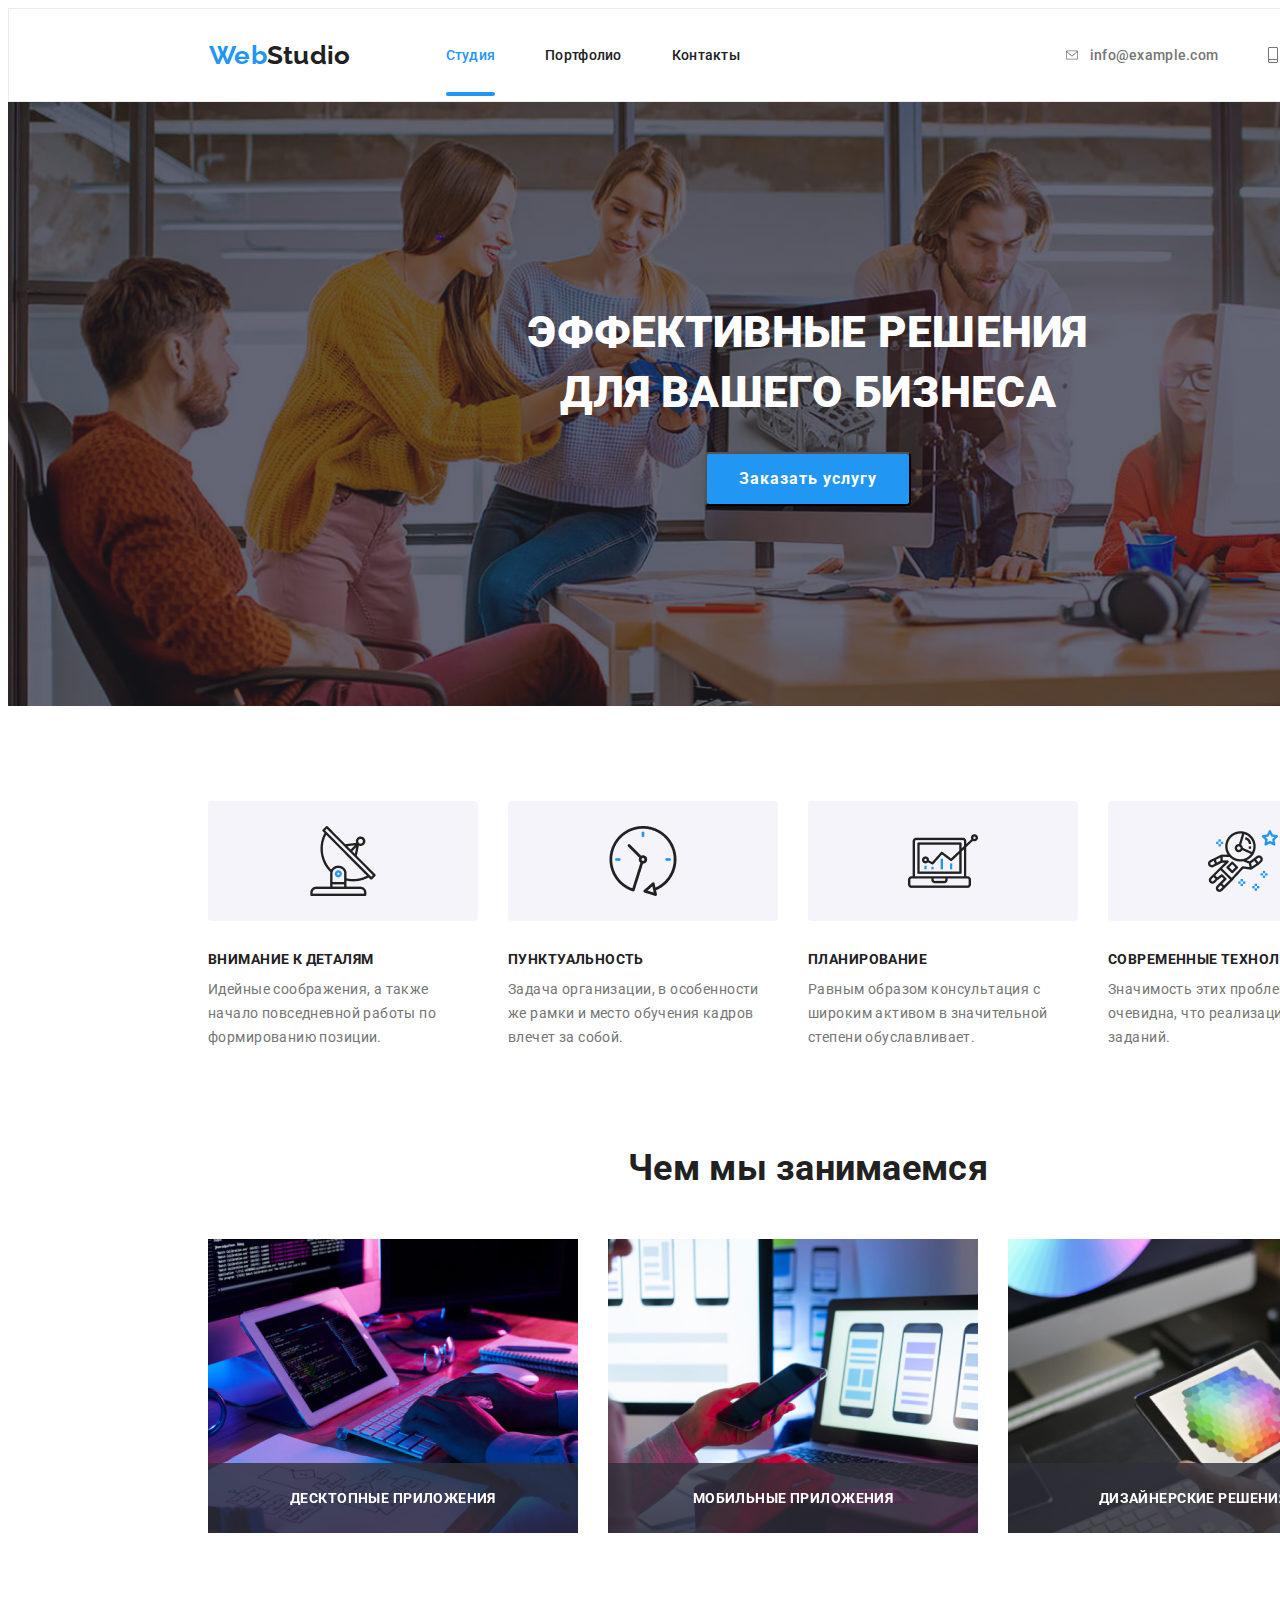
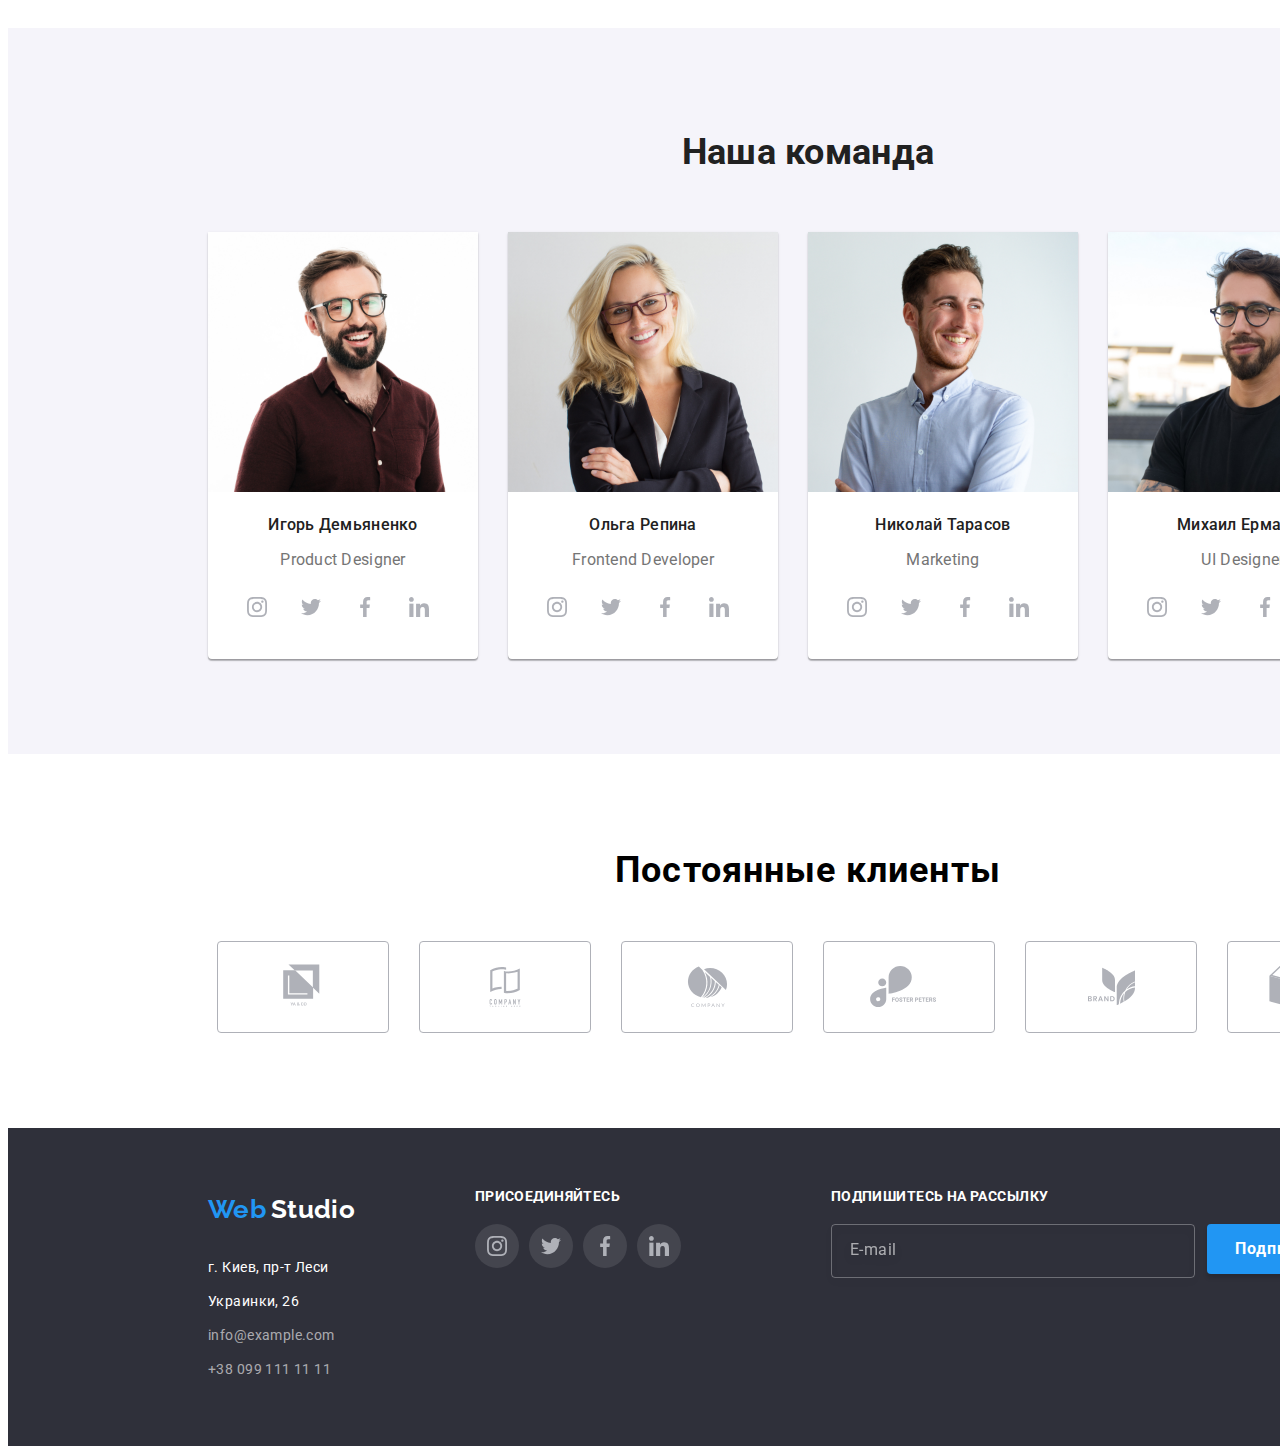
<file: index.html>
<!DOCTYPE html>
<html lang="ru">
	<head>
		<meta charset="UTF-8" />
		<meta name="viewport" content="width=device-width, initial-scale=1.0" />
		<title>Document</title>
		<link
			href="https://fonts.googleapis.com/css2?family=Raleway:wght@400;500;600;700&family=Roboto:wght@500;700;900&display=swap"
			rel="stylesheet"
		/>
		<link rel="stylesheet" href="./css/styles.css" />
		<link rel="stylesheet" href="./css/normalize.css" />
		<title>svg Sprites</title>
	</head>
	<body>
		<header class="header">
			<div class="container flexbox">
				<nav class="navigation">
					<a href="./studio.html" class="logo">
						<span class="fontweb">Web</span>
						<span class="fontstudio">Studio</span>
					</a>
					<ul class="list menu-list">
						<li class="menu-item">
							<a href="./studio.html" class="menu-link focus-link">Студия</a>
						</li>
						<li class="menu-item">
							<a href="./portfolio.html" class="menu-link">Портфолио</a>
						</li>
						<li class="menu-item"><a href="" class="menu-link">Контакты</a></li>
					</ul>
				</nav>
				<a href="mailto:info@example.com" class="address-link">
					<svg class="envelope">
						<use href="./images/symbol-defs.svg#icon-envelope-hover"></use>
					</svg>
					info@example.com
				</a>
				<a href="tel:+380991111111" class="phone-link">
					<svg class="phone"><use href="./images/symbol-defs.svg#icon-smartphone1"></use></svg>
					+38 099 111 11 11
				</a>
			</div>
		</header>
		<main>
			<article class="article">
				<section class="section bissnes">
					<div class="container">
						<h2 class="services">
							<p>Эффективные решения</p>
							<p>для вашего бизнеса</p>
						</h2>
					</div>
					<div class="flexbox">
						<button class="btn" data-modal-open>Заказать услугу</button>
					</div>
					<div class="backdrop is-hidden" data-modal>
						<div class="modal">
							<button class="data-modal-close" data-modal-close>
								<svg class="icon-Vector-3">
									<use href="./images/symbol-defs.svg#icon-Vector-3"></use>
								</svg>
							</button>
							<div class="modal-block">
								<h2>Оставьте свои данные, мы вам перезвоним</h2>
								<div class="form-block">
									<form class="forms">
										<div class="form-items">
											<div class="form-items-list">
												<label for="name">Имя</label>
												<div class="block-form-icon">
													<input type="text" name="name" id="name" required class="form-input" />
													<svg class="icon-Vector">
														<use href="./images/symbol-defs.svg#icon-Vector"></use>
													</svg>
												</div>
											</div>
											<div class="form-items-list">
												<label for="telephone">Телефон</label>
												<div class="block-form-icon">
													<input type="tel" name="tel" id="telephone" required class="form-input" />
													<svg class="icon-Vector-1">
														<use href="./images/symbol-defs.svg#icon-Vector-1"></use>
													</svg>
												</div>
											</div>
											<div class="form-items-list">
												<label for="mail">Почта</label>
												<div class="block-form-icon">
													<input type="email" name="mail" id="mail" required class="form-input" />
													<svg class="icon-Vector-2">
														<use href="./images/symbol-defs.svg#icon-Vector-2"></use>
													</svg>
												</div>
											</div>
											<div class="form-items-list">
												<label for="comments">Комментарий</label>
												<div>
													<textarea name="comments" id="comments"></textarea>
												</div>
											</div>
										</div>
										<input type="checkbox" name="acept" id="flag" />
										<label for="flag">
											Соглашаюсь с рассылкой и принимаю
											<span class="text-mod">Условия договора</span>
										</label>
										<button class="btn-modal" type="submit">Отправить</button>
									</form>
								</div>
							</div>
						</div>
					</div>
				</section>
				<section class="section info">
					<div class="container">
						<ul class="text-align">
							<li class="list-main">
								<h5>Внимание к деталям</h5>
								<p>Идейные соображения, а также начало повседневной работы по формированию позиции.</p>
							</li>
							<li class="list-main">
								<h5>Пунктуальность</h5>
								<p>Задача организации, в особенности же рамки и место обучения кадров влечет за собой.</p>
							</li>
							<li class="list-main">
								<h5>Планирование</h5>
								<p>Равным образом консультация с широким активом в значительной степени обуславливает.</p>
							</li>
							<li class="list-main">
								<h5>Современные технологии</h5>
								<p>Значимость этих проблем настолько очевидна, что реализация плановых заданий.</p>
							</li>
						</ul>
						<h2 class="heading">Чем мы занимаемся</h2>
						<div class="flexbox">
							<ul class="img-box">
								<li class="img-blok">
									<div class="dez-main">
										<h3>Десктопные приложения</h3>
									</div>
									<img src="./images/box 1.jpg" alt="альтернативный текст" />
								</li>
								<li class="img-blok">
									<div class="dez-main">
										<h3>Мобильные приложения</h3>
									</div>
									<img src="./images/box 2.jpg" alt="альтернативный текст" />
								</li>
								<li class="img-blok">
									<div class="dez-main">
										<h3>Дизайнерские решения</h3>
									</div>
									<img src="./images/box 3.jpg" alt="альтернативный текст" />
								</li>
							</ul>
						</div>
					</div>
				</section>
				<section class="section comand">
					<div class="container">
						<h2 class="our-team">Наша команда</h2>
						<ul class="box-team flexbox">
							<li class="list-comand">
								<div class="bloc-comand">
									<img src="./images/img.jpg" alt="Альтернативный текст" class="size-img" />
									<p>Игорь Демьяненко</p>
									<p lang="en">Product Designer</p>
									<div>
										<ul class="socials-item">
											<li class="icon-items">
												<a href="" class="social-link">
													<svg class="icon-socials"><use href="./images/symbol-defs.svg#icon-instagram-2"></use></svg>
												</a>
											</li>
											<li class="icon-items">
												<a href="" class="social-link">
													<svg class="icon-socials"><use href="./images/symbol-defs.svg#icon-twitter-1"></use></svg>
												</a>
											</li>
											<li class="icon-items">
												<a href="" class="social-link">
													<svg class="icon-socials"><use href="./images/symbol-defs.svg#icon-facebook-1"></use></svg>
												</a>
											</li>
											<li class="icon-items">
												<a href="" class="social-link">
													<svg class="icon-socials"><use href="./images/symbol-defs.svg#icon-linkedin-1"></use></svg>
												</a>
											</li>
										</ul>
									</div>
								</div>
							</li>
							<li class="list-comand">
								<div class="bloc-comand">
									<img src="./images/img (1).jpg" alt="Альтернативный текст" class="size-img" />
									<p>Ольга Репина</p>
									<p lang="en">Frontend Developer</p>
									<div>
										<ul class="socials-item">
											<li class="icon-items">
												<a href="" class="social-link">
													<svg class="icon-socials"><use href="./images/symbol-defs.svg#icon-instagram-2"></use></svg>
												</a>
											</li>
											<li class="icon-items">
												<a href="" class="social-link">
													<svg class="icon-socials"><use href="./images/symbol-defs.svg#icon-twitter-1"></use></svg>
												</a>
											</li>
											<li class="icon-items">
												<a href="" class="social-link">
													<svg class="icon-socials"><use href="./images/symbol-defs.svg#icon-facebook-1"></use></svg>
												</a>
											</li>
											<li class="icon-items">
												<a href="" class="social-link">
													<svg class="icon-socials"><use href="./images/symbol-defs.svg#icon-linkedin-1"></use></svg>
												</a>
											</li>
										</ul>
									</div>
								</div>
							</li>
							<li class="list-comand">
								<div class="bloc-comand">
									<img src="./images/img (2).jpg" alt="Альтернативный текст" class="size-img" />
									<p>Николай Тарасов</p>
									<p lang="en">Marketing</p>
									<div>
										<ul class="socials-item">
											<li class="icon-items">
												<a href="" class="social-link">
													<svg class="icon-socials"><use href="./images/symbol-defs.svg#icon-instagram-2"></use></svg>
												</a>
											</li>
											<li class="icon-items">
												<a href="" class="social-link">
													<svg class="icon-socials"><use href="./images/symbol-defs.svg#icon-twitter-1"></use></svg>
												</a>
											</li>
											<li class="icon-items">
												<a href="" class="social-link">
													<svg class="icon-socials"><use href="./images/symbol-defs.svg#icon-facebook-1"></use></svg>
												</a>
											</li>
											<li class="icon-items">
												<a href="" class="social-link">
													<svg class="icon-socials"><use href="./images/symbol-defs.svg#icon-linkedin-1"></use></svg>
												</a>
											</li>
										</ul>
									</div>
								</div>
							</li>
							<li class="list-comand">
								<div class="bloc-comand">
									<img src="./images/img (3).jpg" alt="Альтернативный текст" class="size-img" />
									<p>Михаил Ермаков</p>
									<p lang="en">UI Designer</p>
									<div>
										<ul class="socials-item">
											<li class="icon-items">
												<a href="" class="social-link">
													<svg class="icon-socials"><use href="./images/symbol-defs.svg#icon-instagram-2"></use></svg>
												</a>
											</li>
											<li class="icon-items">
												<a href="" class="social-link">
													<svg class="icon-socials"><use href="./images/symbol-defs.svg#icon-twitter-1"></use></svg>
												</a>
											</li>
											<li class="icon-items">
												<a href="" class="social-link">
													<svg class="icon-socials"><use href="./images/symbol-defs.svg#icon-facebook-1"></use></svg>
												</a>
											</li>
											<li class="icon-items">
												<a href="" class="social-link">
													<svg class="icon-socials"><use href="./images/symbol-defs.svg#icon-linkedin-1"></use></svg>
												</a>
											</li>
										</ul>
									</div>
								</div>
							</li>
						</ul>
					</div>
				</section>
				<section class="section partner-box">
					<div class="container">
						<h2 class="clients">Постоянные клиенты</h2>
						<ul class="partner">
							<li class="view">
								<a href="" class="partner-link">
									<svg class="logo-partner">
										<use href="./images/symbol-defs.svg#icon-logo-1"></use>
									</svg>
								</a>
							</li>
							<li class="view">
								<a href="" class="partner-link">
									<svg class="logo-partner">
										<use href="./images/symbol-defs.svg#icon-logo-2"></use>
									</svg>
								</a>
							</li>
							<li class="view">
								<a href="" class="partner-link">
									<svg class="logo-partner">
										<use href="./images/symbol-defs.svg#icon-logo-3"></use>
									</svg>
								</a>
							</li>
							<li class="view">
								<a href="" class="partner-link">
									<svg class="logo-partner">
										<use href="./images/symbol-defs.svg#icon-logo4"></use>
									</svg>
								</a>
							</li>
							<li class="view">
								<a href="" class="partner-link">
									<svg class="logo-partner">
										<use href="./images/symbol-defs.svg#icon-logo-5"></use>
									</svg>
								</a>
							</li>
							<li class="view">
								<a href="" class="partner-link">
									<svg class="logo-partner">
										<use href="./images/symbol-defs.svg#icon-logo6"></use>
									</svg>
								</a>
							</li>
						</ul>
					</div>
				</section>
			</article>
		</main>
		<footer class="footer">
			<div class="container">
				<div class="footer-blok">
					<div>
						<h2 lang="en" class="logo-footer">
							<span class="fontweb">Web</span>
							<span class="fontstudio1">Studio</span>
						</h2>
						<div class="address">
							<address>г. Киев, пр-т Леси Украинки, 26</address>
							<p><a href="mailto:info@example.com">info@example.com</a></p>
							<p><a href="tel:+380991111111">+38 099 111 11 11</a></p>
						</div>
					</div>

					<div>
						<h3 class="join">присоединяйтесь</h3>
						<div>
							<ul class="socials-item">
								<li class="icon-items">
									<a href="" class="social-link-join">
										<svg class="icon-socials">
											<use href="./images/symbol-defs.svg#icon-instagram-2"></use>
										</svg>
									</a>
								</li>
								<li class="icon-items">
									<a href="" class="social-link-join">
										<svg class="icon-socials">
											<use href="./images/symbol-defs.svg#icon-twitter-1"></use>
										</svg>
									</a>
								</li>
								<li class="icon-items">
									<a href="" class="social-link-join">
										<svg class="icon-socials">
											<use href="./images/symbol-defs.svg#icon-facebook-1"></use>
										</svg>
									</a>
								</li>
								<li class="icon-items">
									<a href="" class="social-link-join">
										<svg class="icon-socials">
											<use href="./images/symbol-defs.svg#icon-linkedin-1"></use>
										</svg>
									</a>
								</li>
							</ul>
						</div>
					</div>
					<div class="footer-box">
						<div class="form-mail-block">
							<h2>Подпишитесь на рассылку</h2>
							<div class="form-send">
								<form action="" method="POST">
									<input type="email" name="mail" placeholder="E-mail" />
								</form>
								<button class="btn-send">
									Подписаться
									<svg class="icon-send">
										<use href="./images/symbol-defs.svg#icon-icon-send"></use>
									</svg>
								</button>
							</div>
						</div>
					</div>
				</div>
			</div>
		</footer>

		<script src="./js/modal.js"></script>
	</body>
</html>
</file>
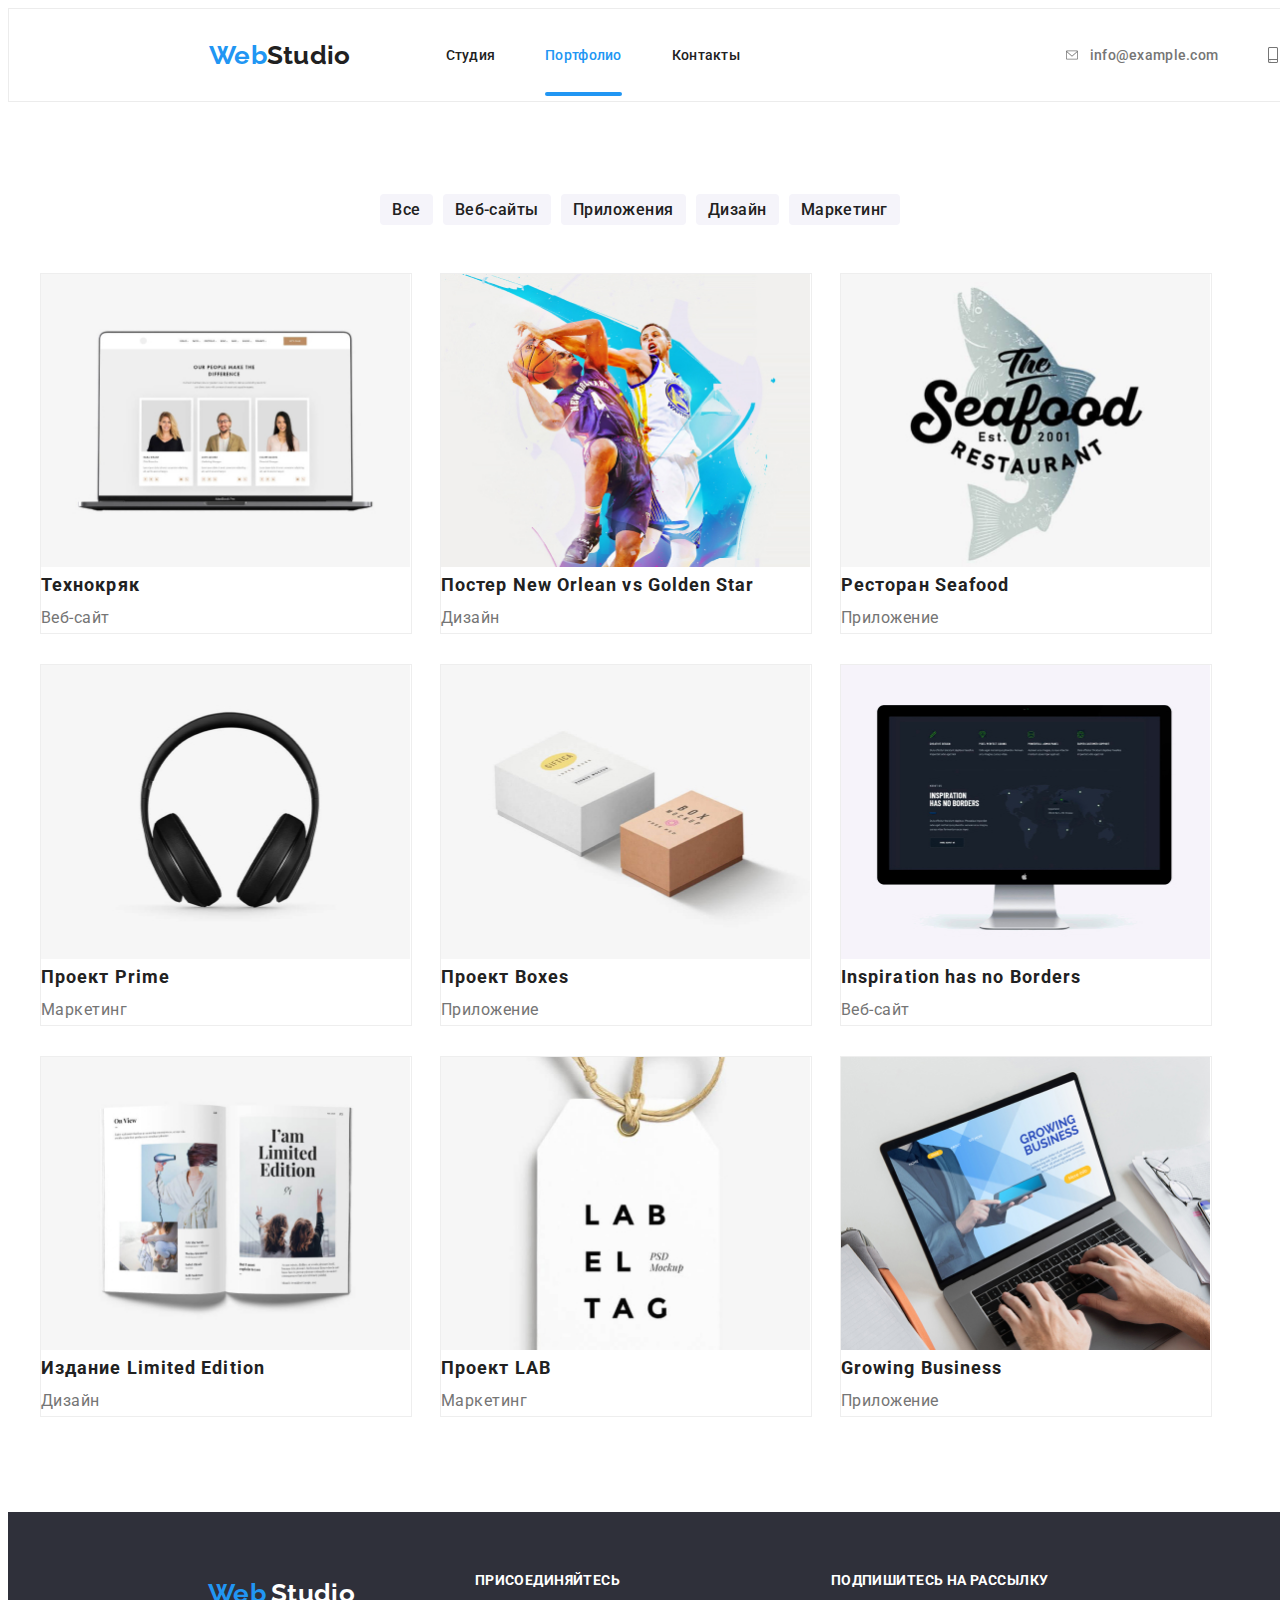
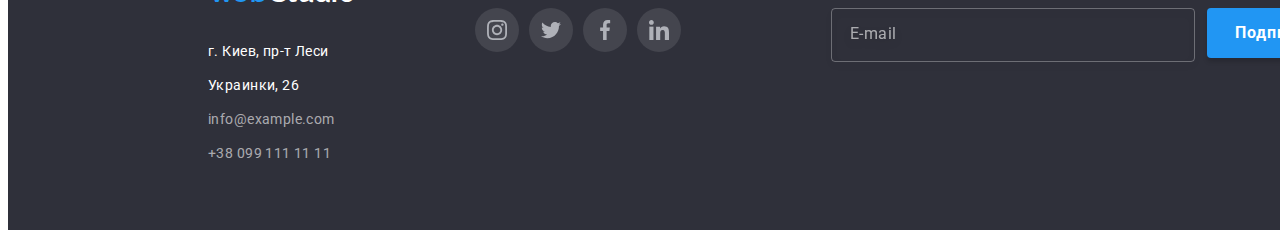
<file: portfolio.html>
<!DOCTYPE html>
<html lang="ru">
	<head>
		<meta charset="UTF-8" />
		<meta name="viewport" content="width=device-width, initial-scale=1.0" />
		<title>Document</title>
		<link
			href="https://fonts.googleapis.com/css2?family=Raleway:wght@400;500;600;700&family=Roboto:wght@500;700;900&display=swap"
			rel="stylesheet"
		/>
		<link rel="stylesheet" href="./css/styles.css" />
		<link rel="stylesheet" href="./css/normalize.css" />
	</head>
	<body>
		<header class="header">
			<div class="container flexbox">
				<nav class="navigation">
					<a href="./index.html" class="logo">
						<span class="fontweb">Web</span>
						<span class="fontstudio">Studio</span>
					</a>
					<ul class="list menu-list">
						<li class="menu-item">
							<a href="./studio.html" class="menu-link">Студия</a>
						</li>
						<li class="menu-item">
							<a href="./portfolio.html" class="menu-link focus-link">Портфолио</a>
						</li>
						<li class="menu-item"><a href="" class="menu-link">Контакты</a></li>
					</ul>
				</nav>
				<a href="mailto:info@example.com" class="address-link">
					<svg class="envelope">
						<use href="./images/symbol-defs.svg#icon-envelope-hover"></use>
					</svg>
					info@example.com
				</a>
				<a href="tel:+380991111111" class="phone-link">
					<svg class="phone">
						<use href="./images/symbol-defs.svg#icon-smartphone1"></use>
					</svg>
					+38 099 111 11 11
				</a>
			</div>
		</header>
		<main>
			<article class="article">
				<section class="section">
					<div class="container">
						<ul class="nav-portfolio flexbox">
							<li class="portfolio-link"><a href="" class="botton">Все</a></li>
							<li class="portfolio-link"><a href="" class="botton">Веб-сайты</a></li>
							<li class="portfolio-link"><a href="" class="botton">Приложения</a></li>
							<li class="portfolio-link"><a href="" class="botton">Дизайн</a></li>
							<li class="portfolio-link"><a href="" class="botton">Маркетинг</a></li>
						</ul>
					</div>
					<div class="container">
						<ul class="flexbox-port">
							<li class="list-port">
								<div class="container-box">
									<div class="hover-box">
										<img src="./images/pr/img.jpg" alt="Альтернативный текст" class="img-size" />
									</div>
									<div>
										<p>Технокряк</p>
										<p>Веб-сайт</p>
									</div>
								</div>
							</li>
							<li class="list-port">
								<div class="container-box">
									<img src="./images/pr/img (1).jpg" alt="Альтернативный текст" class="img-size" />
									<div>
										<p>Постер New Orlean vs Golden Star</p>
										<p>Дизайн</p>
									</div>
								</div>
							</li>
							<li class="list-port">
								<div class="container-box">
									<img src="./images/pr/img (2).jpg" alt="Альтернативный текст" class="img-size" />
									<div>
										<p>Ресторан Seafood</p>
										<p>Приложение</p>
									</div>
								</div>
							</li>
							<li class="list-port">
								<div class="container-box">
									<img src="./images/pr/img (3).jpg" alt="Альтернативный текст" class="img-size" />
									<div>
										<p>Проект Prime</p>
										<p>Маркетинг</p>
									</div>
								</div>
							</li>
							<li class="list-port">
								<div class="container-box">
									<img src="./images/pr/img (4).jpg" alt="Альтернативный текст" class="img-size" />
									<div>
										<p>Проект Boxes</p>
										<p>Приложение</p>
									</div>
								</div>
							</li>
							<li class="list-port">
								<div class="container-box">
									<img src="./images/pr/img (5).jpg" alt="Альтернативный текст" class="img-size" />
									<div>
										<p>Inspiration has no Borders</p>
										<p>Веб-сайт</p>
									</div>
								</div>
							</li>
							<li class="list-port">
								<div class="container-box">
									<img src="./images/pr/img (6).jpg" alt="Альтернативный текст" class="img-size" />
									<div>
										<p>Издание Limited Edition</p>
										<p>Дизайн</p>
									</div>
								</div>
							</li>
							<li class="list-port">
								<div class="container-box">
									<img src="./images/pr/img (7).jpg" alt="Альтернативный текст" class="img-size" />
									<div>
										<p>Проект LAB</p>
										<p>Маркетинг</p>
									</div>
								</div>
							</li>
							<li class="list-port">
								<div class="container-box">
									<img src="./images/pr/img (8).jpg" alt="Альтернативный текст" class="img-size" />
									<div>
										<p>Growing Business</p>
										<p>Приложение</p>
									</div>
								</div>
							</li>
						</ul>
					</div>
				</section>
			</article>
		</main>
		<footer class="footer">
			<div class="container">
				<div class="footer-blok">
					<div>
						<h2 lang="en" class="logo-footer">
							<span class="fontweb">Web</span>
							<span class="fontstudio1">Studio</span>
						</h2>
						<div class="address">
							<address>г. Киев, пр-т Леси Украинки, 26</address>
							<p><a href="mailto:info@example.com">info@example.com</a></p>
							<p><a href="tel:+380991111111">+38 099 111 11 11</a></p>
						</div>
					</div>

					<div>
						<h3 class="join">присоединяйтесь</h3>
						<div>
							<ul class="socials-item">
								<li class="icon-items">
									<a href="" class="social-link-join">
										<svg class="icon-socials">
											<use href="./images/symbol-defs.svg#icon-instagram-2"></use>
										</svg>
									</a>
								</li>
								<li class="icon-items">
									<a href="" class="social-link-join">
										<svg class="icon-socials">
											<use href="./images/symbol-defs.svg#icon-twitter-1"></use>
										</svg>
									</a>
								</li>
								<li class="icon-items">
									<a href="" class="social-link-join">
										<svg class="icon-socials">
											<use href="./images/symbol-defs.svg#icon-facebook-1"></use>
										</svg>
									</a>
								</li>
								<li class="icon-items">
									<a href="" class="social-link-join">
										<svg class="icon-socials">
											<use href="./images/symbol-defs.svg#icon-linkedin-1"></use>
										</svg>
									</a>
								</li>
							</ul>
						</div>
					</div>
					<div class="footer-box">
						<div class="form-mail-block">
							<h2>Подпишитесь на рассылку</h2>
							<div class="form-send">
								<form action="" method="POST">
									<input type="email" name="mail" placeholder="E-mail" />
								</form>
								<button class="btn-send">
									Подписаться
									<svg class="icon-send">
										<use href="./images/symbol-defs.svg#icon-icon-send"></use>
									</svg>
								</button>
							</div>
						</div>
					</div>
				</div>
			</div>
		</footer>
	</body>
</html>
</file>
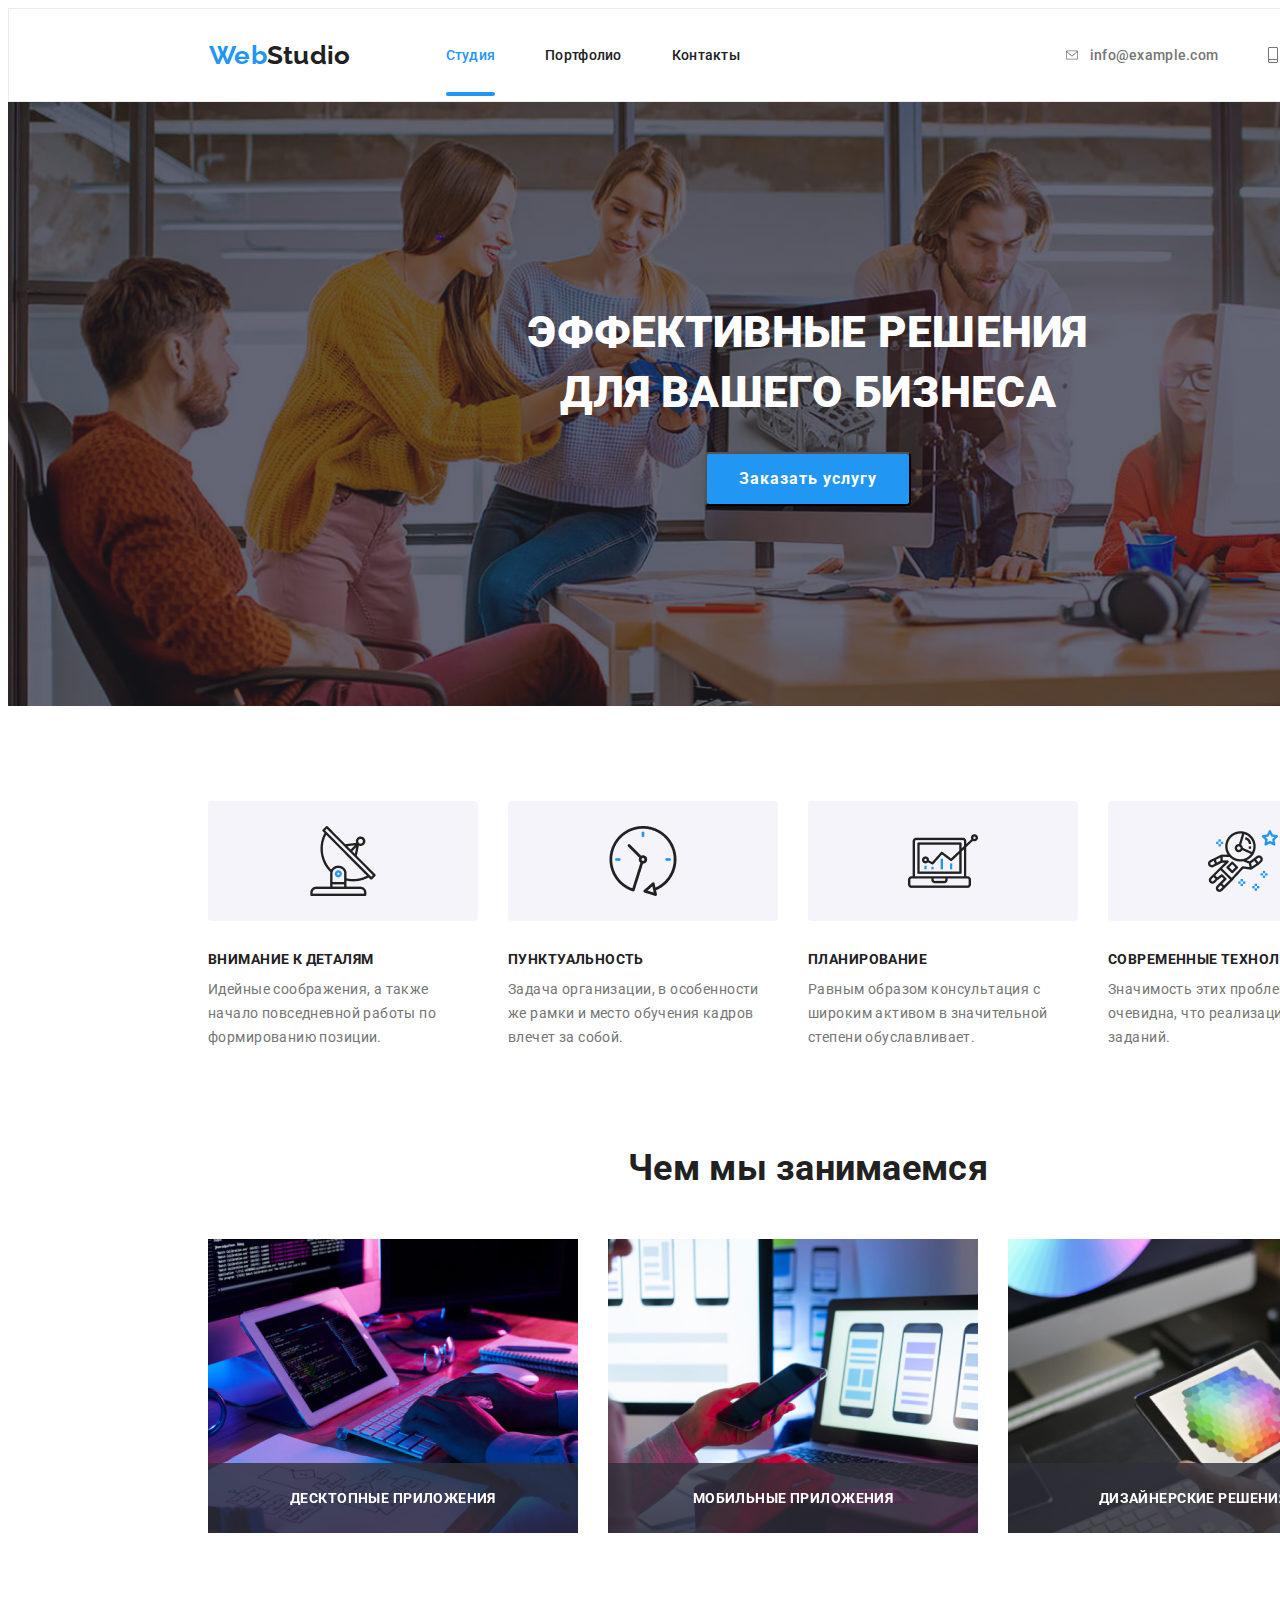
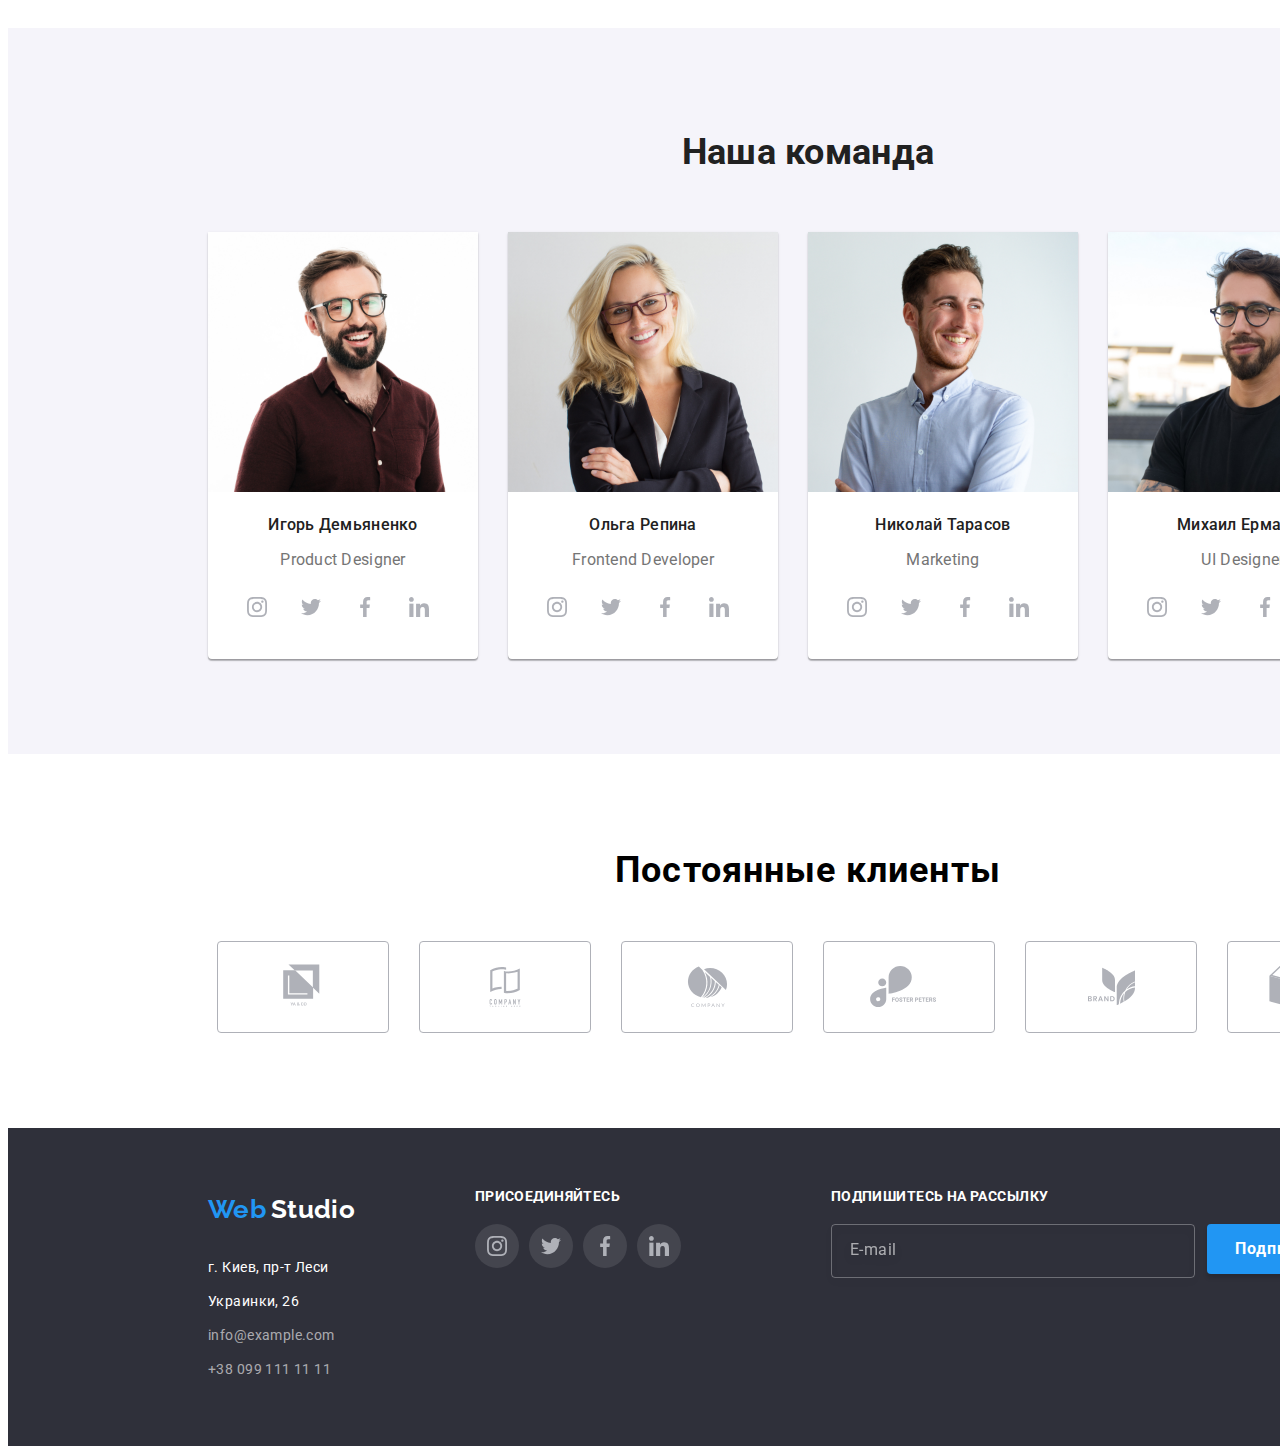
<file: studio.html>
<!DOCTYPE html>
<html lang="ru">
	<head>
		<meta charset="UTF-8" />
		<meta name="viewport" content="width=device-width, initial-scale=1.0" />
		<title>Document</title>
		<link
			href="https://fonts.googleapis.com/css2?family=Raleway:wght@400;500;600;700&family=Roboto:wght@500;700;900&display=swap"
			rel="stylesheet"
		/>
		<link rel="stylesheet" href="./css/styles.css" />
		<link rel="stylesheet" href="./css/normalize.css" />
		<title>svg Sprites</title>
	</head>

	<body>
		<header class="header">
			<div class="container flexbox">
				<nav class="navigation">
					<a href="./studio.html" class="logo">
						<span class="fontweb">Web</span>
						<span class="fontstudio">Studio</span>
					</a>
					<ul class="list menu-list">
						<li class="menu-item">
							<a href="./studio.html" class="menu-link focus-link">Студия</a>
						</li>
						<li class="menu-item">
							<a href="./portfolio.html" class="menu-link">Портфолио</a>
						</li>
						<li class="menu-item"><a href="" class="menu-link">Контакты</a></li>
					</ul>
				</nav>
				<a href="mailto:info@example.com" class="address-link">
					<svg class="envelope">
						<use href="./images/symbol-defs.svg#icon-envelope-hover"></use>
					</svg>
					info@example.com
				</a>
				<a href="tel:+380991111111" class="phone-link">
					<svg class="phone">
						<use href="./images/symbol-defs.svg#icon-smartphone1"></use>
					</svg>
					+38 099 111 11 11
				</a>
			</div>
		</header>
		<main>
			<article class="article">
				<section class="section bissnes">
					<div class="container">
						<h2 class="services">
							<p>Эффективные решения</p>
							<p>для вашего бизнеса</p>
						</h2>
					</div>
					<div class="flexbox">
						<button class="btn" data-modal-open>Заказать услугу</button>
					</div>
					<div class="backdrop is-hidden" data-modal>
						<div class="modal">
							<button class="data-modal-close" data-modal-close>
								<svg class="icon-Vector-3">
									<use href="./images/symbol-defs.svg#icon-Vector-3"></use>
								</svg>
							</button>
							<div class="modal-block">
								<h2>Оставьте свои данные, мы вам перезвоним</h2>
								<div class="form-block">
									<form class="forms">
										<div class="form-items">
											<div class="form-items-list">
												<label for="name">Имя</label>
												<div class="block-form-icon">
													<input type="text" name="name" id="name" required class="form-input" />
													<svg class="icon-Vector">
														<use href="./images/symbol-defs.svg#icon-Vector"></use>
													</svg>
												</div>
											</div>
											<div class="form-items-list">
												<label for="telephone">Телефон</label>
												<div class="block-form-icon">
													<input type="tel" name="tel" id="telephone" required class="form-input" />
													<svg class="icon-Vector-1">
														<use href="./images/symbol-defs.svg#icon-Vector-1"></use>
													</svg>
												</div>
											</div>
											<div class="form-items-list">
												<label for="mail">Почта</label>
												<div class="block-form-icon">
													<input type="email" name="mail" id="mail" required class="form-input" />
													<svg class="icon-Vector-2">
														<use href="./images/symbol-defs.svg#icon-Vector-2"></use>
													</svg>
												</div>
											</div>
											<div class="form-items-list">
												<label for="comments">Комментарий</label>
												<div>
													<textarea name="comments" id="comments"></textarea>
												</div>
											</div>
										</div>
										<input type="checkbox" name="acept" id="flag" />
										<label for="flag">
											Соглашаюсь с рассылкой и принимаю
											<span class="text-mod">Условия договора</span>
										</label>
										<button class="btn-modal" type="submit">Отправить</button>
									</form>
								</div>
							</div>
						</div>
					</div>
				</section>
				<section class="section info">
					<div class="container">
						<ul class="text-align">
							<li class="list-main">
								<h5>Внимание к деталям</h5>
								<p>Идейные соображения, а также начало повседневной работы по формированию позиции.</p>
							</li>
							<li class="list-main">
								<h5>Пунктуальность</h5>
								<p>Задача организации, в особенности же рамки и место обучения кадров влечет за собой.</p>
							</li>
							<li class="list-main">
								<h5>Планирование</h5>
								<p>Равным образом консультация с широким активом в значительной степени обуславливает.</p>
							</li>
							<li class="list-main">
								<h5>Современные технологии</h5>
								<p>Значимость этих проблем настолько очевидна, что реализация плановых заданий.</p>
							</li>
						</ul>
						<h2 class="heading">Чем мы занимаемся</h2>
						<div class="flexbox">
							<ul class="img-box">
								<li class="img-blok">
									<div class="dez-main">
										<h3>Десктопные приложения</h3>
									</div>
									<img src="./images/box 1.jpg" alt="альтернативный текст" />
								</li>
								<li class="img-blok">
									<div class="dez-main">
										<h3>Мобильные приложения</h3>
									</div>
									<img src="./images/box 2.jpg" alt="альтернативный текст" />
								</li>
								<li class="img-blok">
									<div class="dez-main">
										<h3>Дизайнерские решения</h3>
									</div>
									<img src="./images/box 3.jpg" alt="альтернативный текст" />
								</li>
							</ul>
						</div>
					</div>
				</section>
				<section class="section comand">
					<div class="container">
						<h2 class="our-team">Наша команда</h2>
						<ul class="box-team flexbox">
							<li class="list-comand">
								<div class="bloc-comand">
									<img src="./images/img.jpg" alt="Альтернативный текст" class="size-img" />
									<p>Игорь Демьяненко</p>
									<p lang="en">Product Designer</p>
									<div>
										<ul class="socials-item">
											<li class="icon-items">
												<a href="" class="social-link">
													<svg class="icon-socials">
														<use href="./images/symbol-defs.svg#icon-instagram-2"></use>
													</svg>
												</a>
											</li>
											<li class="icon-items">
												<a href="" class="social-link">
													<svg class="icon-socials">
														<use href="./images/symbol-defs.svg#icon-twitter-1"></use>
													</svg>
												</a>
											</li>
											<li class="icon-items">
												<a href="" class="social-link">
													<svg class="icon-socials">
														<use href="./images/symbol-defs.svg#icon-facebook-1"></use>
													</svg>
												</a>
											</li>
											<li class="icon-items">
												<a href="" class="social-link">
													<svg class="icon-socials">
														<use href="./images/symbol-defs.svg#icon-linkedin-1"></use>
													</svg>
												</a>
											</li>
										</ul>
									</div>
								</div>
							</li>
							<li class="list-comand">
								<div class="bloc-comand">
									<img src="./images/img (1).jpg" alt="Альтернативный текст" class="size-img" />
									<p>Ольга Репина</p>
									<p lang="en">Frontend Developer</p>
									<div>
										<ul class="socials-item">
											<li class="icon-items">
												<a href="" class="social-link">
													<svg class="icon-socials">
														<use href="./images/symbol-defs.svg#icon-instagram-2"></use>
													</svg>
												</a>
											</li>
											<li class="icon-items">
												<a href="" class="social-link">
													<svg class="icon-socials">
														<use href="./images/symbol-defs.svg#icon-twitter-1"></use>
													</svg>
												</a>
											</li>
											<li class="icon-items">
												<a href="" class="social-link">
													<svg class="icon-socials">
														<use href="./images/symbol-defs.svg#icon-facebook-1"></use>
													</svg>
												</a>
											</li>
											<li class="icon-items">
												<a href="" class="social-link">
													<svg class="icon-socials">
														<use href="./images/symbol-defs.svg#icon-linkedin-1"></use>
													</svg>
												</a>
											</li>
										</ul>
									</div>
								</div>
							</li>
							<li class="list-comand">
								<div class="bloc-comand">
									<img src="./images/img (2).jpg" alt="Альтернативный текст" class="size-img" />
									<p>Николай Тарасов</p>
									<p lang="en">Marketing</p>
									<div>
										<ul class="socials-item">
											<li class="icon-items">
												<a href="" class="social-link">
													<svg class="icon-socials">
														<use href="./images/symbol-defs.svg#icon-instagram-2"></use>
													</svg>
												</a>
											</li>
											<li class="icon-items">
												<a href="" class="social-link">
													<svg class="icon-socials">
														<use href="./images/symbol-defs.svg#icon-twitter-1"></use>
													</svg>
												</a>
											</li>
											<li class="icon-items">
												<a href="" class="social-link">
													<svg class="icon-socials">
														<use href="./images/symbol-defs.svg#icon-facebook-1"></use>
													</svg>
												</a>
											</li>
											<li class="icon-items">
												<a href="" class="social-link">
													<svg class="icon-socials">
														<use href="./images/symbol-defs.svg#icon-linkedin-1"></use>
													</svg>
												</a>
											</li>
										</ul>
									</div>
								</div>
							</li>
							<li class="list-comand">
								<div class="bloc-comand">
									<img src="./images/img (3).jpg" alt="Альтернативный текст" class="size-img" />
									<p>Михаил Ермаков</p>
									<p lang="en">UI Designer</p>
									<div>
										<ul class="socials-item">
											<li class="icon-items">
												<a href="" class="social-link">
													<svg class="icon-socials">
														<use href="./images/symbol-defs.svg#icon-instagram-2"></use>
													</svg>
												</a>
											</li>
											<li class="icon-items">
												<a href="" class="social-link">
													<svg class="icon-socials">
														<use href="./images/symbol-defs.svg#icon-twitter-1"></use>
													</svg>
												</a>
											</li>
											<li class="icon-items">
												<a href="" class="social-link">
													<svg class="icon-socials">
														<use href="./images/symbol-defs.svg#icon-facebook-1"></use>
													</svg>
												</a>
											</li>
											<li class="icon-items">
												<a href="" class="social-link">
													<svg class="icon-socials">
														<use href="./images/symbol-defs.svg#icon-linkedin-1"></use>
													</svg>
												</a>
											</li>
										</ul>
									</div>
								</div>
							</li>
						</ul>
					</div>
				</section>
				<section class="section partner-box">
					<div class="container">
						<h2 class="clients">Постоянные клиенты</h2>
						<ul class="partner">
							<li class="view">
								<a href="" class="partner-link">
									<svg class="logo-partner">
										<use href="./images/symbol-defs.svg#icon-logo-1"></use>
									</svg>
								</a>
							</li>
							<li class="view">
								<a href="" class="partner-link">
									<svg class="logo-partner">
										<use href="./images/symbol-defs.svg#icon-logo-2"></use>
									</svg>
								</a>
							</li>
							<li class="view">
								<a href="" class="partner-link">
									<svg class="logo-partner">
										<use href="./images/symbol-defs.svg#icon-logo-3"></use>
									</svg>
								</a>
							</li>
							<li class="view">
								<a href="" class="partner-link">
									<svg class="logo-partner">
										<use href="./images/symbol-defs.svg#icon-logo4"></use>
									</svg>
								</a>
							</li>
							<li class="view">
								<a href="" class="partner-link">
									<svg class="logo-partner">
										<use href="./images/symbol-defs.svg#icon-logo-5"></use>
									</svg>
								</a>
							</li>
							<li class="view">
								<a href="" class="partner-link">
									<svg class="logo-partner">
										<use href="./images/symbol-defs.svg#icon-logo6"></use>
									</svg>
								</a>
							</li>
						</ul>
					</div>
				</section>
			</article>
		</main>
		<footer class="footer">
			<div class="container">
				<div class="footer-blok">
					<div>
						<h2 lang="en" class="logo-footer">
							<span class="fontweb">Web</span>
							<span class="fontstudio1">Studio</span>
						</h2>
						<div class="address">
							<address>г. Киев, пр-т Леси Украинки, 26</address>
							<p><a href="mailto:info@example.com">info@example.com</a></p>
							<p><a href="tel:+380991111111">+38 099 111 11 11</a></p>
						</div>
					</div>

					<div>
						<h3 class="join">присоединяйтесь</h3>
						<div>
							<ul class="socials-item">
								<li class="icon-items">
									<a href="" class="social-link-join">
										<svg class="icon-socials">
											<use href="./images/symbol-defs.svg#icon-instagram-2"></use>
										</svg>
									</a>
								</li>
								<li class="icon-items">
									<a href="" class="social-link-join">
										<svg class="icon-socials">
											<use href="./images/symbol-defs.svg#icon-twitter-1"></use>
										</svg>
									</a>
								</li>
								<li class="icon-items">
									<a href="" class="social-link-join">
										<svg class="icon-socials">
											<use href="./images/symbol-defs.svg#icon-facebook-1"></use>
										</svg>
									</a>
								</li>
								<li class="icon-items">
									<a href="" class="social-link-join">
										<svg class="icon-socials">
											<use href="./images/symbol-defs.svg#icon-linkedin-1"></use>
										</svg>
									</a>
								</li>
							</ul>
						</div>
					</div>
					<div class="footer-box">
						<div class="form-mail-block">
							<h2>Подпишитесь на рассылку</h2>
							<div class="form-send">
								<form action="" method="POST">
									<input type="email" name="mail" placeholder="E-mail" />
								</form>
								<button class="btn-send">
									Подписаться
									<svg class="icon-send">
										<use href="./images/symbol-defs.svg#icon-icon-send"></use>
									</svg>
								</button>
							</div>
						</div>
					</div>
				</div>
			</div>
		</footer>

		<script src="./js/modal.js"></script>
	</body>
</html>
</file>
<file: css/styles.css>
html {
	box-sizing: border-box;
}
/* *,
*::after,
*::before {
	box-sizing: inherit;
} */
body {
	font-family: "Roboto", "Raleway";
	font-size: 14px;
	line-height: 1.625;
	letter-spacing: 0.02em;
	color: var(--main-color);
}
.container {
	width: 1200px;
	padding-left: 15px;
	padding-right: 15px;
	margin-left: auto;
	margin-right: auto;
}
.flexbox {
	display: flex;
}
/* ШАПКА */
/*Логотип*/
.logo {
	display: inline-flex;
	margin: 0px;
	margin-right: 95px;
	text-decoration: none;
}
.fontweb {
	font-family: "Raleway";
	font-style: normal;
	font-weight: bold;
	font-size: 26px;
	color: #2196f3;
	margin: 0px;
}
.fontstudio {
	font-family: "Raleway";
	font-style: normal;
	font-weight: bold;
	font-size: 26px;
	margin: 0px;
	color: #212121;
}
.fontstudio1 {
	font-family: "raleway";
	font-style: normal;
	font-weight: bold;
	font-size: 26px;
	color: #ffffff;
}
/* Навигация сайта*/

.menu-item:not(:last-child) {
	margin-right: 50px;
}

.navigation .menu-list {
	display: flex;
	align-items: center;
}
.list {
	list-style: none;
	margin: 0;
	padding: 0px;
}
.navigation {
	display: flex;
	align-content: center;
	margin-right: auto;
}
.menu-link {
	color: #212121;
	font-family: "Roboto";
	font-weight: 500;
	font-size: 14px;
	text-decoration: none;

	transition-duration: 250ms;
	transition-property: color;
	transition-timing-function: cubic-bezier(0.4, 0, 0.2, 1);
}
.menu-link:hover,
.menu-link:focus {
	color: #2196f3;
}
.menu-item {
	position: relative;
}
.menu-link::after {
	content: "";
	position: absolute;
	top: 54px;
	display: block;
	width: 100%;
	height: 4px;
	background-color: #2196f3;
	border-radius: 2px;
	opacity: 0;
	transition-duration: 250ms;
}

.menu-link:hover::after,
.menu-link:focus::after {
	opacity: 1;
}

.focus-link {
	position: relative;
	font-family: "Roboto";
	font-weight: 500;
	font-size: 14px;
	text-decoration: none;
	color: #2196f3;
}

.focus-link::after {
	content: "";
	position: absolute;
	top: 45px;
	display: block;
	width: 100%;
	height: 4px;
	background-color: #2196f3;
	border-radius: 2px;
	opacity: 1;
}
.article {
	display: block;
	margin: 0px;
}
.address-link {
	display: inline-flex;
	align-items: center;
	font-family: "Roboto";
	font-style: normal;
	font-weight: 500;
	font-size: 14px;
	line-height: 16px;
	letter-spacing: 0.02em;
	color: #757575;
	margin-right: 50px;
	text-decoration: none;

	transition-duration: 250ms;
	transition-property: background-color;
	transition-timing-function: cubic-bezier(0.4, 0, 0.2, 1);
}
.envelope {
	display: flex;
	width: 16px;
	height: 12px;
	fill: currentColor;
	margin-right: 10px;
}

.address-link:hover {
	color: #2196f3;
	fill: #2196f3;
}
.phone {
	width: 10px;
	height: 16px;
	fill: currentColor;
	margin-right: 10px;
}

.phone-link:hover {
	color: #2196f3;
	fill: #2196f3;
}
.phone-link {
	display: inline-flex;
	font-family: "Roboto";
	font-style: normal;
	font-weight: 500;
	font-size: 14px;
	line-height: 16px;
	letter-spacing: 0.02em;
	color: #757575;
	text-decoration: none;
	align-items: center;

	transition-duration: 250ms;
	transition-property: background-color;
	transition-timing-function: cubic-bezier(0.4, 0, 0.2, 1);
}
.phone-link:hover {
	color: #2196f3;
}
/* Шапка сайта*/
.header {
	background: #ffffff;
	padding-top: 25px;
	padding-bottom: 25px;
	border: 1px solid #ececec;
	min-width: 1600px;
}
.header .flexbox {
	justify-content: flex-end;
	align-items: center;
}
/*секция 1*/
.section {
	padding-top: 95px;
	padding-bottom: 95px;
}
.bissnes {
	background-image: linear-gradient(rgba(47, 48, 58, 0.4), rgba(47, 48, 58, 0.4)), url(../images/hero.jpg);
	background-repeat: no-repeat;
	background-position: center;
	background-size: cover;
	min-width: 1600px;
	padding-top: 200px;
	padding-bottom: 200px;
	margin-left: auto;
	margin-right: auto;
}

.services {
	font-family: "Roboto";
	font-size: 44px;
	font-weight: 900;
	line-height: 30px;
	margin: 0px;
	color: #ffffff;
	text-transform: uppercase;
	padding-bottom: 30px;
}
.services p {
	margin: 0px;
	line-height: 60px;
	text-align: center;
}
.btn {
	background: #2196f3;
	box-shadow: 0px 4px 4px rgba(0, 0, 0, 0.15);
	border-radius: 4px;
	font-family: "Roboto";
	font-style: normal;
	font-weight: bold;
	font-size: 16px;
	line-height: 30px;
	text-align: center;
	letter-spacing: 0.06em;
	display: inline-block;
	min-width: 200px;
	min-height: 50px;
	color: #ffffff;
	padding: 0px;
	padding: 10px 32px;
	text-decoration: none;
	margin-left: auto;
	margin-right: auto;
}

/* кнопка на модалку */
.backdrop.is-hidden {
	opacity: 0;
	pointer-events: none;
}
.backdrop {
	position: fixed;
	min-width: 100%;
	min-height: 100%;
	top: 0;
	left: 0;

	background: rgba(0, 0, 0, 0.2);
}
.modal {
	position: absolute;
	top: 50%;
	left: 50%;
	transform: translate(-50%, -50%);
	width: 528px;
	height: 581px;

	background: #ffffff;
	box-shadow: 0px 1px 3px rgba(0, 0, 0, 0.12), 0px 1px 1px rgba(0, 0, 0, 0.14), 0px 2px 1px rgba(0, 0, 0, 0.2);
	border-radius: 4px;
}
.modal-block {
	position: relative;
	display: block;
	height: 100%;
	margin-top: 40px;
	padding-left: 40px;
	padding-right: 40px;
	padding-bottom: 40px;
}
.data-modal-close {
	position: absolute;
	top: 8px;
	right: 8px;
	display: flex;
	justify-content: center;
	align-items: center;
	width: 30px;
	height: 30px;

	border-radius: 50%;
	background: #ffffff;
	border: 1px solid rgba(0, 0, 0, 0.1);
	box-sizing: border-box;

	transition-property: fill;
	transition-duration: 250ms;
	transition-timing-function: cubic-bezier(0.4, 0, 0.2, 1);

	padding: 0;
}
.icon-Vector-3 {
	position: relative;
	width: 11px;
	height: 11px;

	fill: #000000;
}
.icon-Vector-3:hover {
	fill: #2196f3;
}
.form-block {
	display: inline-block;
	width: 100%;
}
.modal-block h2 {
	font-size: 20px;
	text-align: center;
	letter-spacing: 0.03em;
	margin: 0px 0px 12px 0px;
}

.form-items {
	list-style: none;
	padding-left: 0px;
	margin: 0px;
}
.form-items-list {
	position: relative;
	display: flex;
	flex-direction: column;
	margin-bottom: 10px;
}
.form-items-list label:hover {
	fill: #2196f3;
	border-color: #2196f3;
}
.form-items input {
	width: 94%;
	height: 40px;

	border: 1px solid rgba(33, 33, 33, 0.2);
	border-radius: 4px;
	padding-left: 30px;
}
.form-items label {
	font-family: "Roboto";
	font-style: normal;
	font-weight: normal;
	font-size: 12px;
	line-height: 14px;
	letter-spacing: 0.01em;

	color: #757575;
	margin-bottom: 4px;
}
.form-items textarea {
	min-width: 100%;
	height: 120px;
	resize: none;

	border: 1px solid rgba(33, 33, 33, 0.2);
	border-radius: 4px;
}
.forms input[type="checkbox"] {
	width: 16px;
	height: 15px;
	border: 1px solid #212121;

	background: #212121;
}
.btn-modal {
	position: relative;
	width: 200px;
	height: 50px;
	margin-left: 130px;
	margin-top: 10px;

	background: #188ce8;
	box-shadow: 0px 4px 4px rgba(0, 0, 0, 0.15);
	border-radius: 4px;
}
.text-mod {
	color: #2196f3;
}
.form-input {
	position: relative;
	display: inline-block;
	width: 100%;
	height: 40px;

	border: 1px solid rgba(33, 33, 33, 0.2);
	border-radius: 4px;
	padding-left: 8px;

	font-size: 18px;
	font-style: normal;
	font-weight: normal;

	transition-property: fill, border-color;
	transition-duration: 250ms;
	transition-timing-function: cubic-bezier(0.4, 0, 0.2, 1);
}
.icon-Vector {
	position: absolute;
	top: 65%;
	left: 15px;
	transform: translateY(-65%);

	width: 12px;
	height: 12px;
}
.icon-Vector-1 {
	position: absolute;
	top: 65%;
	left: 15px;
	transform: translateY(-65%);

	width: 13px;
	height: 13px;
}
.icon-Vector-2 {
	position: absolute;
	top: 65%;
	left: 15px;
	transform: translateY(-65%);

	width: 15px;
	height: 12px;
}
.block-form-icon:hover,
.block-form-icon:focus {
	fill: #2196f3;
}

.block-form-icon:hover .form-input,
.block-form-icon:focus .form-input {
	border-color: #2196f3;
	cursor: pointer;
}

/*СЕКЦИЯ 2*/
.info {
	background: #ffffff;
	min-width: 1600px;
}
.text-align {
	display: flex;
	margin: 0px;
	padding-left: 0px;
	padding-bottom: 95px;
}

.list-main {
	display: block;
}
.list-main h5 {
	font-family: "Roboto";
	font-style: normal;
	font-weight: bold;
	font-size: 14px;
	line-height: 16px;
	letter-spacing: 0.03em;
	text-transform: uppercase;
	color: #212121;
	margin-top: 0px;
	margin-bottom: 10px;
	display: block;
	content: "";
}
.list-main:not(:last-child) {
	margin-right: 30px;
}

.list-main:nth-child(1)::before {
	content: "";
	display: block;
	width: 270px;
	height: 120px;
	border-radius: 4px;
	background: url(../images/antenna\ 1.png), #f5f4fa;
	background-repeat: no-repeat;
	background-position: center;
	margin-bottom: 30px;
}

.list-main:nth-child(2)::before {
	content: "";
	display: block;
	width: 270px;
	height: 120px;
	border-radius: 4px;
	background: url(../images/clock\ 1.png), #f5f4fa;
	background-repeat: no-repeat;
	background-position: center;
	margin-bottom: 30px;
}
.list-main:nth-child(3)::before {
	content: "";
	display: block;
	width: 270px;
	height: 120px;
	border-radius: 4px;
	background: url(../images/diagram\ 1.png), #f5f4fa;
	background-repeat: no-repeat;
	background-position: center;
	margin-bottom: 30px;
}
.list-main:nth-child(4)::before {
	content: "";
	display: block;
	width: 270px;
	height: 120px;
	border-radius: 4px;
	background: url(../images/astronaut\ 1.png), #f5f4fa;
	background-repeat: no-repeat;
	background-position: center;
	margin-bottom: 30px;
}

.list-main p {
	font-family: "Roboto";
	font-style: normal;
	font-weight: normal;
	font-size: 14px;
	line-height: 24px;
	letter-spacing: 0.03em;
	color: #757575;
	margin: 0px;
	display: block;
	width: 270px;
	height: 75px;
}

.dez-main {
	position: absolute;
	width: 370px;
	height: 70px;
	background: rgba(47, 48, 58, 0.8);

	display: flex;
	justify-content: center;
	align-items: center;
	bottom: 0;
}
.dez-main h3 {
	font-size: 14px;
	letter-spacing: 0.03em;
	text-transform: uppercase;
	color: #ffffff;
	margin: 0;
}

.blok {
	width: 270px;
	height: 105px;
	margin: 0px;
	padding-right: 30px;
	align-items: center;
}
.blok h5 {
	font-family: "Roboto";
	font-weight: bold;
	font-size: 14px;
	line-height: 16px;
	text-transform: uppercase;
	color: #212121;
}
.blok p {
	font-family: "Roboto";
	font-style: normal;
	font-weight: normal;
	font-size: 14px;
	line-height: 24px;
	color: #757575;
}
.heading {
	text-align: center;
	font-family: "Roboto";
	font-style: normal;
	font-weight: bold;
	font-size: 36px;
	line-height: 42px;
	color: #212121;
	margin: 0px;
	padding-bottom: 50px;
}
.img-box {
	display: flex;
	align-items: center;
	margin: 0px;
	padding-left: 0px;
}
.img-box li {
	display: block;
}
.img-blok {
	position: relative;
	display: block;
}
.img-blok:not(:last-child) {
	margin-right: 30px;
}
.img-blok img {
	display: block;
}
/* СЕКЦИЯ 3 (Наша Команда) */
.comand {
	background: #f5f4fa;
	min-width: 1600px;
	padding-top: 0px;
}
.our-team {
	font-family: "Roboto";
	font-style: normal;
	font-weight: bold;
	font-size: 36px;
	text-align: center;
	color: #212121;
	margin: 0px;
	padding-top: 95px;
	padding-bottom: 50px;
}
.box-team {
	margin: 0px;
	padding-left: 0px;
}
.list-comand:not(:last-child) {
	padding-right: 30px;
}
.list-comand {
	display: block;
	padding-right: 0px;
}
.bloc-comand {
	display: inline-block;
	width: 270px;
	height: auto;
	background: #ffffff;
	box-shadow: 0px 1px 3px rgba(0, 0, 0, 0.12), 0px 1px 1px rgba(0, 0, 0, 0.14), 0px 2px 1px rgba(0, 0, 0, 0.2);
	border-radius: 0px 0px 4px 4px;
}
.bloc-comand p {
	font-family: "Roboto";
	font-style: normal;
	font-weight: 500;
	font-size: 16px;
	line-height: 19px;
	color: #212121;
	text-align: center;
}
.bloc-comand p:nth-of-type(2) {
	text-align: center;
	font-family: "Roboto";
	font-style: normal;
	font-weight: normal;
	font-size: 16px;
	line-height: 19px;
	color: #757575;
}
.bloc-comand div {
	display: flex;
	justify-content: center;
	margin-bottom: 30px;
}
.size-img {
	width: 270px;
}
.socials-item {
	display: inline-flex;
	align-items: center;
	list-style: none;
	padding: 0px;
	margin: 0;
}
.icon-socials {
	display: block;
	width: 20px;
	height: 20px;
	fill: currentColor;
}
.icon-items {
	display: block;
	margin-right: 10px;
}
.social-link {
	display: flex;
	justify-content: center;
	align-items: center;
	width: 44px;
	height: 44px;
	border-radius: 50%;
	background-color: #ffffff;
	color: #afb1b8;

	transition-duration: 250ms;
	transition-property: background-color;
	transition-timing-function: cubic-bezier(0.4, 0, 0.2, 1);
}
.social-link:hover {
	color: #ffffff;
	background-color: #2196f3;
}

/*постоянные клиенты*/

.partner-box {
	min-width: 1600px;
}
.partner {
	display: flex;
	justify-content: center;
	align-items: center;
	padding: 0px;
	margin: 0;
}

.clients {
	font-size: 36px;
	line-height: 42px;
	text-align: center;
	letter-spacing: 0.03em;
	margin-top: 0px;
	margin-bottom: 50px;
}

.view {
	display: flex;
	justify-content: center;
	align-items: center;
}
.view {
	display: flex;
}
.view:not(:last-child) {
	margin-right: 30px;
}

.view:nth-of-type(1) .logo-partner {
	width: 44px;
	height: 49px;
}
.view:nth-of-type(2) .logo-partner {
	width: 40px;
	height: 52px;
}
.view:nth-of-type(3) .logo-partner {
	width: 41px;
	height: 42px;
}
.view:nth-of-type(4) .logo-partner {
	width: 79px;
	height: 42px;
}
.view:nth-of-type(5) .logo-partner {
	width: 59px;
	height: 47px;
}
.view:nth-of-type(6) .logo-partner {
	width: 88px;
	height: 45px;
}
.partner-link {
	display: flex;
	justify-content: center;
	align-items: center;
	width: 170px;
	height: 90px;
	border: 1px solid #afb1b8;
	border-radius: 4px;
	fill: #afb1b8;

	transition-duration: 250ms;
	transition-property: background-color;
	transition-timing-function: cubic-bezier(0.4, 0, 0.2, 1);
}
.partner-link:hover {
	fill: #2196f3;
	border-color: #2196f3;
}
/*ПОДВАЛ*/

.footer {
	min-width: 1600px;
	background: #2f303a;
	margin: 0px;
	padding-top: 60px;
	padding-bottom: 60px;
}
.footer-blok div {
	margin-right: 70px;
}
.footer-blok {
	display: inline-flex;
}
.logo-footer {
	margin: 0px;
	padding-bottom: 20px;
}
.address {
	display: inline-block;
	margin: 0px;
}
.address address {
	font-family: "Roboto";
	font-style: normal;
	font-weight: 400;
	font-size: 14px;
	line-height: 34px;
	letter-spacing: 0.03em;
	color: #ffffff;
	margin: 0px;
}
.address a {
	font-style: normal;
	font-weight: normal;
	font-size: 14px;
	line-height: 34px;
	letter-spacing: 0.03em;
	color: rgba(255, 255, 255, 0.6);
	margin: 0px;
	text-decoration: none;
}
.address p {
	margin: 0px;
}
.join {
	font-family: "Roboto";
	font-style: normal;
	font-weight: bold;
	font-size: 14px;
	line-height: 16px;
	letter-spacing: 0.03em;
	text-transform: uppercase;
	color: #ffffff;
	margin-top: 0;
	margin-bottom: 20px;
}
.social-link-join {
	display: flex;
	justify-content: center;
	align-items: center;
	width: 44px;
	height: 44px;
	border-radius: 50%;
	background: rgba(255, 255, 255, 0.1);
	color: #afb1b8;
}
.social-link-join:hover {
	color: #ffffff;
	background-color: #2196f3;
}

.footer-box {
	display: flex;
}

.form-mail-block {
	display: block;
}
.form-mail-block h2 {
	font-family: "Roboto";
	font-style: normal;
	font-weight: bold;
	font-size: 14px;
	line-height: 16px;
	letter-spacing: 0.03em;
	text-transform: uppercase;

	color: #ffffff;

	margin-top: 0px;
	margin-bottom: 20px;
}
.form-mail-block input {
	width: 358px;
	height: 50px;

	border: 1px solid rgba(255, 255, 255, 0.3);
	filter: drop-shadow(0px 4px 4px rgba(0, 0, 0, 0.15));
	border-radius: 4px;

	background-color: rgba(0, 0, 0, 0);
}
.form-mail-block input::placeholder {
	font-family: "Roboto";
	font-style: normal;
	font-weight: normal;
	font-size: 16px;
	letter-spacing: 0.03em;

	color: rgba(255, 255, 255, 0.6);

	padding-left: 16px;
}
.form-send {
	display: flex;
}
.form-send form {
	margin-right: 12px;
}

.btn-send {
	display: flex;
	justify-content: center;
	align-items: center;
	width: 200px;
	height: 50px;
	border: none;

	background: #2196f3;
	box-shadow: 0px 4px 4px rgba(0, 0, 0, 0.15);
	border-radius: 4px;

	font-family: "Roboto";
	font-style: normal;
	font-weight: bold;
	font-size: 16px;
	line-height: 30px;
	text-align: center;
	letter-spacing: 0.06em;

	color: #ffffff;

	margin: 0px;
}
.icon-send {
	width: 24px;
	height: 24px;
	margin-left: 10px;
}
/* ПОРТФОЛИО */

.botton {
	font-family: "Roboto";
	font-style: normal;
	font-weight: 500;
	font-size: 16px;
	line-height: 26px;
	text-align: center;
	letter-spacing: 0.03em;
	color: #212121;
	background: #f5f4fa;
	border-radius: 4px;
	width: 128px;
	height: 38px;
	padding: 6px 12px;
	text-decoration: none;

	transition-duration: 250ms;
	transition-property: background-color;
	transition-timing-function: cubic-bezier(0.4, 0, 0.2, 1);
}

.botton:hover {
	background: #2196f3;
	box-shadow: 0px 3px 1px rgba(0, 0, 0, 0.1), 0px 1px 2px rgba(0, 0, 0, 0.08), 0px 2px 2px rgba(0, 0, 0, 0.12);
	border-radius: 4px;
	color: #ffffff;
}
.nav-portfolio {
	margin: 0px;
	padding-left: 0px;
	justify-content: center;
	list-style: none;
	padding-bottom: 50px;
}
.portfolio-link:not(:last-child) {
	padding-right: 10px;
}
.flexbox-port {
	display: flex;
	flex-wrap: wrap;
	list-style: none;
	margin: 0px 0px;
	padding: 0 0;
}
.list-port {
	width: 370px;
	margin-right: 30px;
}
.list-port:nth-child(3n + 3) {
	margin-right: 0;
}
.list-port:nth-child(-n + 6) {
	margin-bottom: 30px;
}

.list-port:hover {
	box-shadow: 0px 1px 1px rgba(0, 0, 0, 0.12), 0px 4px 4px rgba(0, 0, 0, 0.06), 1px 4px 6px rgba(0, 0, 0, 0.16);
}

.container-box {
	display: block;
	width: 370px;
	height: auto;
	background: #ffffff;
	border: 1px solid #eeeeee;
	margin-right: 0;
}
.container-box p:not(:last-child) {
	font-family: "Roboto";
	font-style: normal;
	font-weight: bold;
	font-size: 18px;
	line-height: 36px;
	letter-spacing: 0.06em;
	color: #212121;
	margin: 0px 0px;
}
.container-box p {
	font-family: "Roboto";
	font-style: normal;
	font-weight: normal;
	font-size: 16px;
	line-height: 30px;
	letter-spacing: 0.03em;
	color: #757575;
	display: block;
	margin: 0px 0px;
}
/* .container-box div {
	padding: 20px 24px;
} */
.img-size {
	display: flex;
	width: 369px;
}
.hover-box {
	position: relative;
	overflow: hidden;
}
.hover-box::before {
	content: "Технокряк это современная площадка распространения коронавируса. Компании используют эту платформу для цифрового шпионажа и атак на защищённые сервера конкурентов.";
	position: absolute;
	width: 100%;
	height: 100%;

	font-family: "Roboto";
	font-style: normal;
	font-weight: 400;
	font-size: 18px;
	line-height: 28px;
	letter-spacing: 0.02em;
	color: #ffffff;

	background: rgba(33, 150, 243, 0.9);

	transform: translateY(100%);
	transition-property: transform;
	transition-duration: 250ms;
	transition-timing-function: cubic-bezier(0.4, 0, 0.2, 1);
	padding: 63px 24px;
}

.hover-box:hover::before {
	transform: translateY(-0%);
}
</file>
